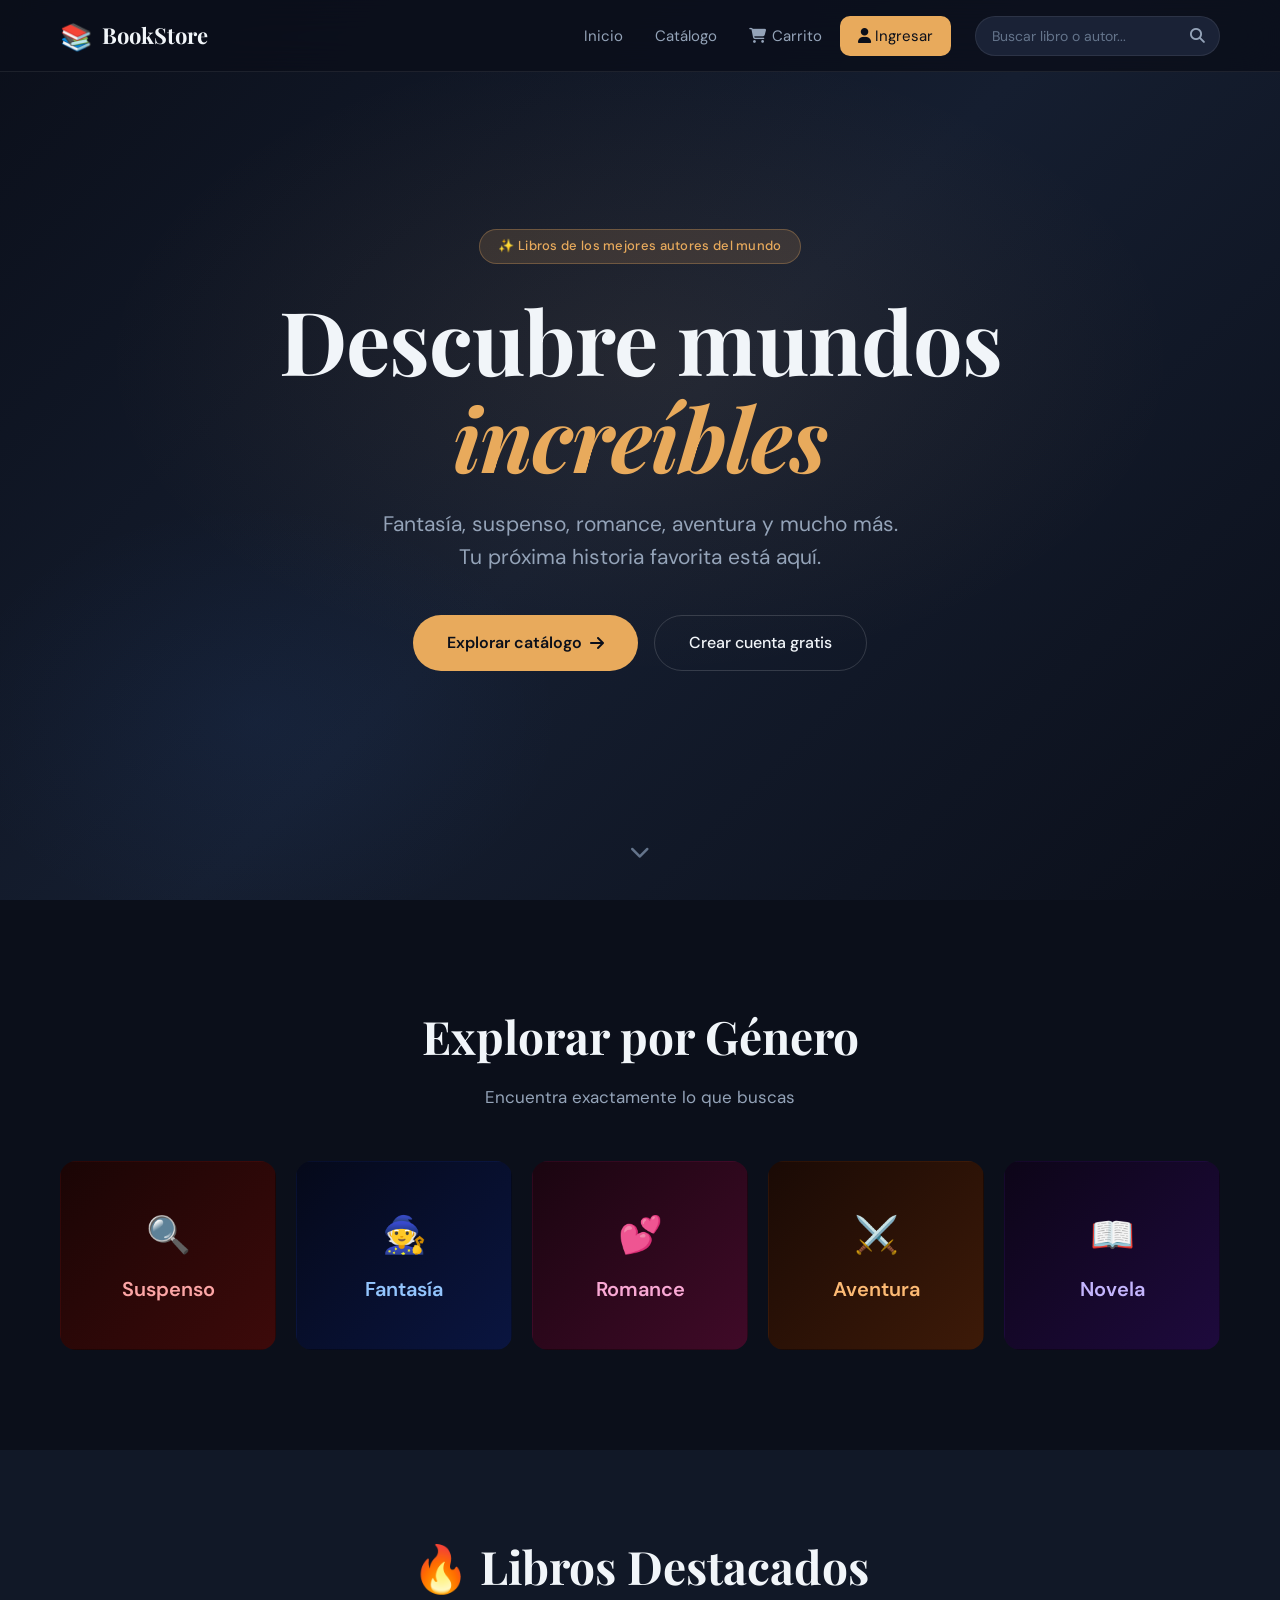
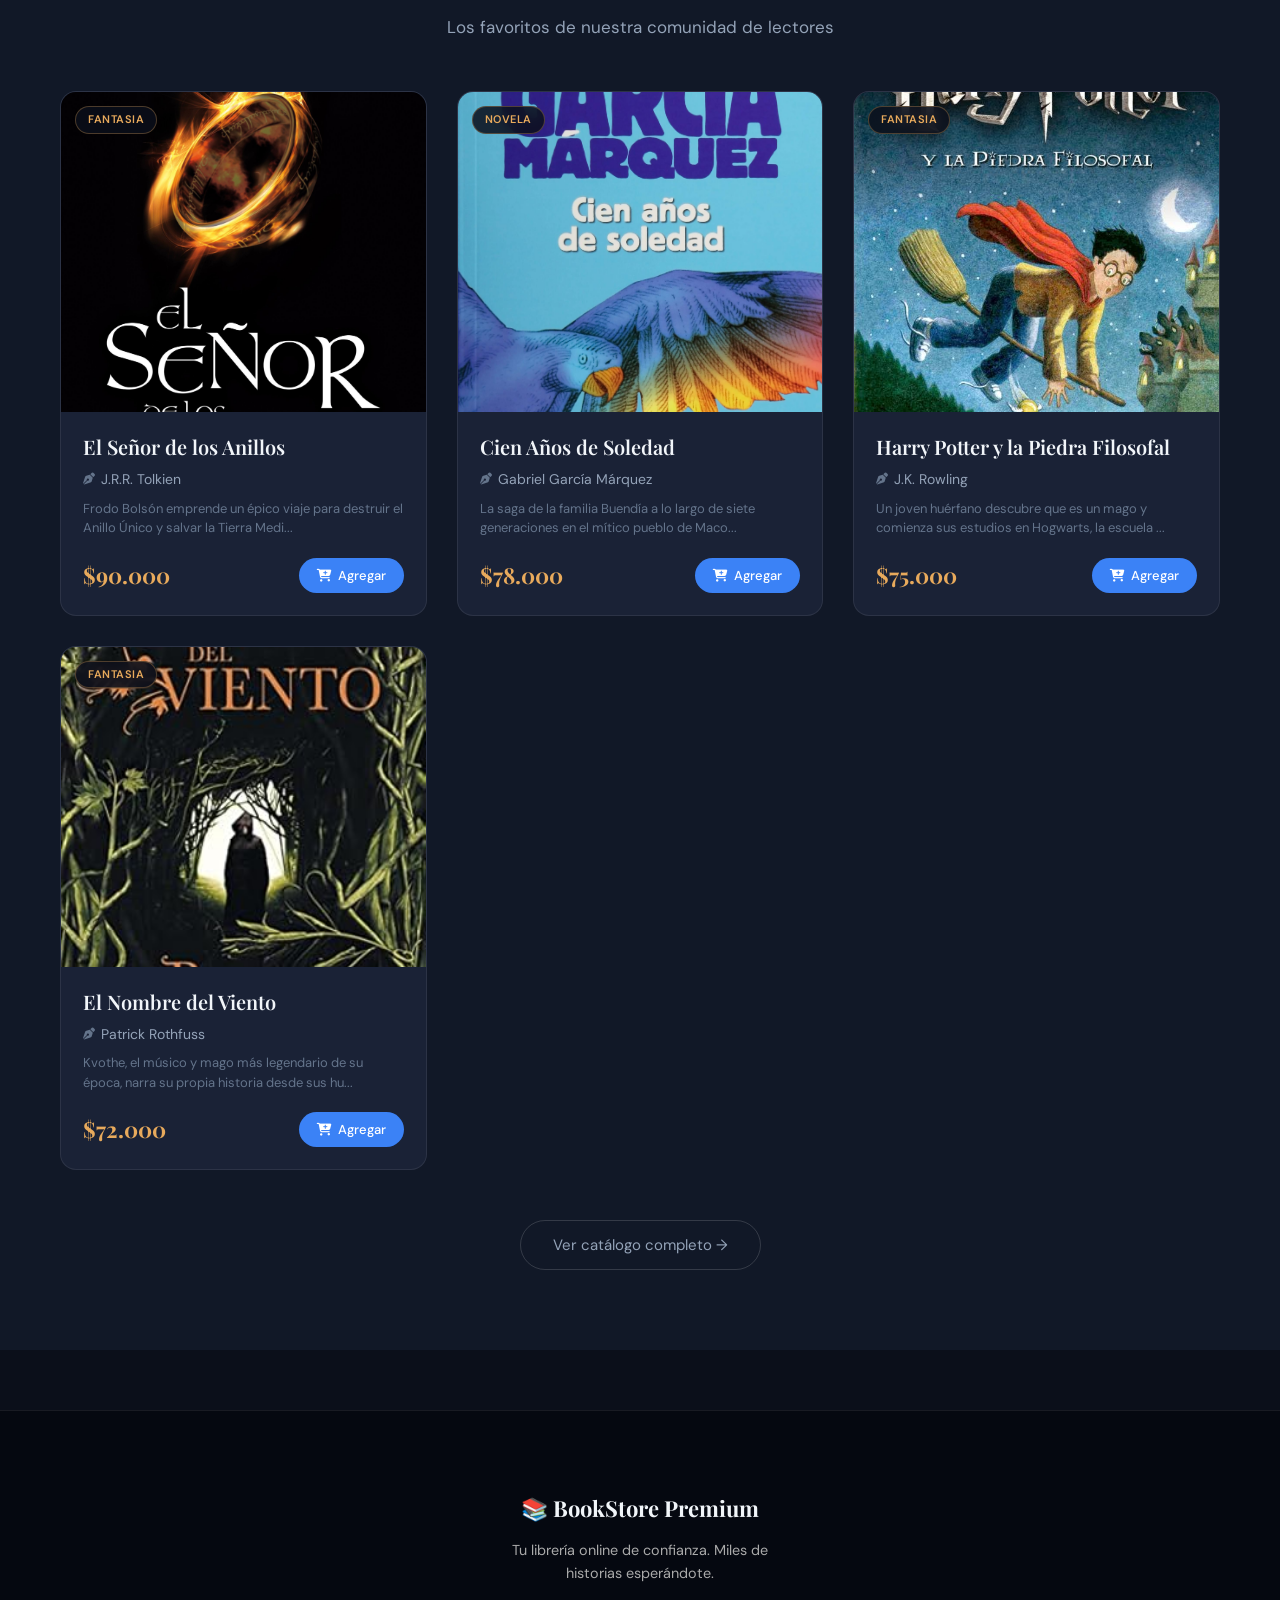
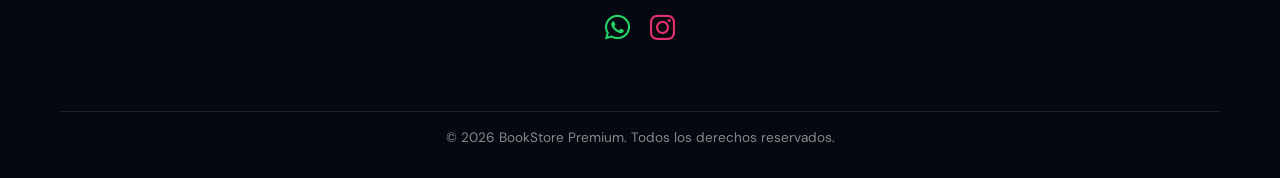
<file: index.html>
<!DOCTYPE html>
<html lang="es">
<head>
    <meta charset="UTF-8">
    <meta name="viewport" content="width=device-width, initial-scale=1.0">
    <title>BookStore Premium</title>
    <link rel="stylesheet" href="./assets/css/style.css">
    <link rel="preconnect" href="https://fonts.googleapis.com">
    <link rel="preconnect" href="https://fonts.gstatic.com" crossorigin>
    <link href="https://fonts.googleapis.com/css2?family=Playfair+Display:wght@400;600;700&family=DM+Sans:wght@300;400;500&display=swap" rel="stylesheet">
    <link rel="stylesheet" href="https://cdnjs.cloudflare.com/ajax/libs/font-awesome/6.5.1/css/all.min.css">
</head>
<body>

<header class="header" id="header">
    <div class="logo">
        <a href="./index.html">
            <span class="logo-icon">📚</span>
            <span class="logo-text">BookStore</span>
        </a>
    </div>

    <nav class="navbar">
        <a href="./index.html">Inicio</a>
        <a href="./pages/catalogo.html">Catálogo</a>
        <a href="./pages/carrito.html" class="nav-cart">
            <i class="fa-solid fa-cart-shopping"></i> Carrito
        </a>
        <a href="./pages/login.html" class="btn-nav-login">
            <i class="fa-solid fa-user"></i> Ingresar
        </a>
    </nav>

    <form action="./pages/catalogo.html" method="GET" class="search-box">
        <input type="text" name="buscar" placeholder="Buscar libro o autor..." autocomplete="off">
        <button type="submit"><i class="fa-solid fa-magnifying-glass"></i></button>
    </form>

    <button class="menu-toggle" id="menuToggle" aria-label="Menú">
        <i class="fa-solid fa-bars"></i>
    </button>
</header>

<main>
    <section class="hero">
        <div class="hero-overlay"></div>
        <div class="hero-content">
            <span class="hero-badge">✨ Libros de los mejores autores del mundo</span>
            <h1>Descubre mundos<br><em>increíbles</em></h1>
            <p>Fantasía, suspenso, romance, aventura y mucho más.<br>Tu próxima historia favorita está aquí.</p>
            <div class="hero-actions">
                <a href="./pages/catalogo.html" class="btn-hero">
                    Explorar catálogo <i class="fa-solid fa-arrow-right"></i>
                </a>
                <a href="./pages/registro.html" class="btn-hero-outline">Crear cuenta gratis</a>
            </div>
        </div>
        <div class="hero-scroll-hint">
            <i class="fa-solid fa-chevron-down"></i>
        </div>
    </section>

    <section class="genres">
        <div class="section-header">
            <h2>Explorar por Género</h2>
            <p>Encuentra exactamente lo que buscas</p>
        </div>
        <div class="genre-container">
            <a href="./pages/catalogo.html?g=Suspenso" class="genre suspense">
                <span class="genre-icon">🔍</span>
                <span class="genre-name">Suspenso</span>
            </a>
            <a href="./pages/catalogo.html?g=Fantasia" class="genre fantasy">
                <span class="genre-icon">🧙</span>
                <span class="genre-name">Fantasía</span>
            </a>
            <a href="./pages/catalogo.html?g=Romance" class="genre romance">
                <span class="genre-icon">💕</span>
                <span class="genre-name">Romance</span>
            </a>
            <a href="./pages/catalogo.html?g=Accion%20y%20Aventura" class="genre adventure">
                <span class="genre-icon">⚔️</span>
                <span class="genre-name">Aventura</span>
            </a>
            <a href="./pages/catalogo.html?g=Novela" class="genre novel">
                <span class="genre-icon">📖</span>
                <span class="genre-name">Novela</span>
            </a>
        </div>
    </section>

    <section class="featured">
        <div class="section-header">
            <h2>🔥 Libros Destacados</h2>
            <p>Los favoritos de nuestra comunidad de lectores</p>
        </div>

        <div class="books-grid" id="featured-grid">
            <!-- Renderizado dinámicamente -->
        </div>

        <div class="section-cta">
            <a href="./pages/catalogo.html" class="btn-outline">Ver catálogo completo →</a>
        </div>
    </section>
</main>

<footer class="footer">
    <div class="footer-content" style="display: flex; flex-direction: column; align-items: center; gap: 15px; padding: 20px 0;">
        <div class="footer-brand" style="text-align: center;">
            <span class="footer-logo">📚 BookStore Premium</span>
            <p style="margin-top: 5px; color: #aaa; font-size: 0.9rem;">Tu librería online de confianza. Miles de historias esperándote.</p>
        </div>

        <!-- Redes Sociales / Contacto -->
        <div class="social-links" style="display: flex; gap: 20px; align-items: center; justify-content: center; margin-top: 5px;">
            <a href="https://wa.me/" target="_blank" rel="noopener noreferrer" title="WhatsApp" style="color: #25D366; font-size: 1.8rem; transition: transform 0.2s;" onmouseover="this.style.transform='scale(1.2)'" onmouseout="this.style.transform='scale(1)'">
                <i class="fa-brands fa-whatsapp"></i>
            </a>
            <a href="https://instagram.com/" target="_blank" rel="noopener noreferrer" title="Instagram" style="color: #E1306C; font-size: 1.8rem; transition: transform 0.2s;" onmouseover="this.style.transform='scale(1.2)'" onmouseout="this.style.transform='scale(1)'">
                <i class="fa-brands fa-instagram"></i>
            </a>
        </div>
    </div>

    <div class="footer-bottom" style="text-align: center; border-top: 1px solid rgba(255,255,255,0.1); padding-top: 15px;">
        <p style="font-size: 0.85rem; color: #888;">&copy; 2026 BookStore Premium. Todos los derechos reservados.</p>
    </div>
</footer>

<script src="./assets/js/app.js"></script>
<script>
    document.addEventListener('DOMContentLoaded', () => {
        fetch('./assets/js/libros.json')
            .then(res => res.json())
            .then(libros => {
                const destacados = libros.sort((a, b) => b.precio - a.precio).slice(0, 4);
                const container = document.getElementById('featured-grid');
                if (container) {
                    container.innerHTML = destacados.map(libro => crearCardLibro(libro, './assets/img/')).join('');
                }
            });
    });
</script>
</body>
</html>
</file>
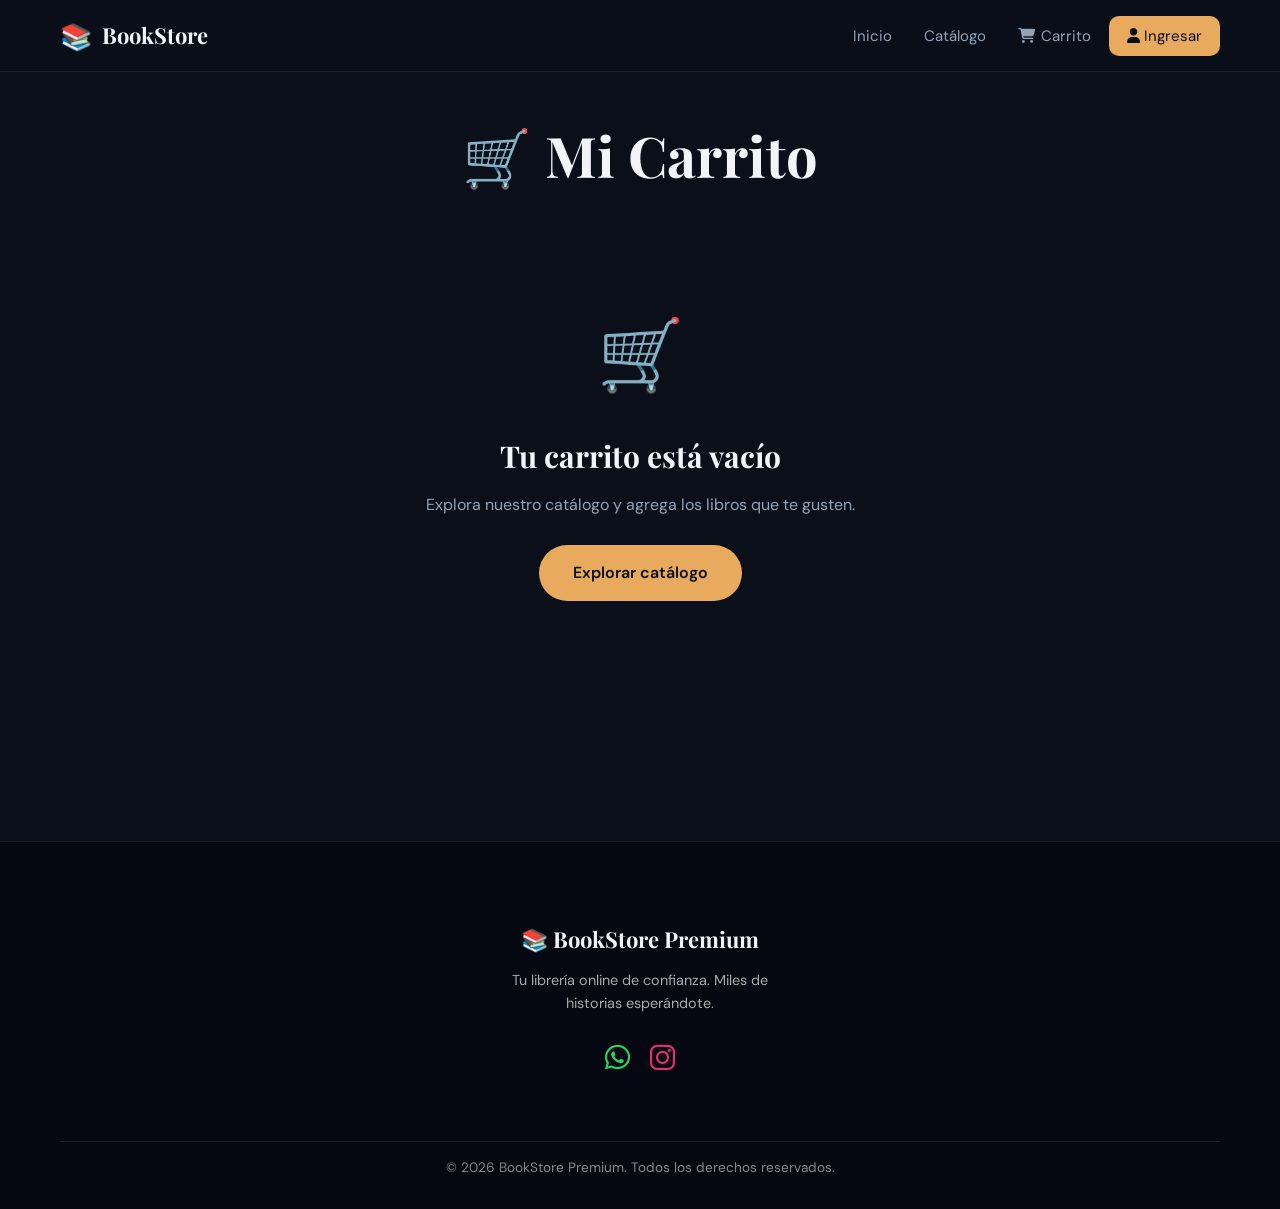
<file: pages/carrito.html>
<!DOCTYPE html>
<html lang="es">
<head>
    <meta charset="UTF-8">
    <meta name="viewport" content="width=device-width, initial-scale=1.0">
    <title>Mi Carrito - BookStore Premium</title>
    <link rel="stylesheet" href="../assets/css/style.css">
    <link rel="preconnect" href="https://fonts.googleapis.com">
    <link rel="preconnect" href="https://fonts.gstatic.com" crossorigin>
    <link href="https://fonts.googleapis.com/css2?family=Playfair+Display:wght@400;600;700&family=DM+Sans:wght@300;400;500&display=swap" rel="stylesheet">
    <link rel="stylesheet" href="https://cdnjs.cloudflare.com/ajax/libs/font-awesome/6.5.1/css/all.min.css">
</head>
<body>

<header class="header" id="header">
    <div class="logo">
        <a href="../index.html">
            <span class="logo-icon">📚</span>
            <span class="logo-text">BookStore</span>
        </a>
    </div>

    <nav class="navbar">
        <a href="../index.html">Inicio</a>
        <a href="./catalogo.html">Catálogo</a>
        <a href="./carrito.html" class="nav-cart">
            <i class="fa-solid fa-cart-shopping"></i> Carrito
        </a>
        <a href="./login.html" class="btn-nav-login">
            <i class="fa-solid fa-user"></i> Ingresar
        </a>
    </nav>
</header>

<main class="catalog-section">
    <h1 class="title">🛒 Mi Carrito</h1>
    <div id="cart-container"></div>
</main>

<footer class="footer">
    <div class="footer-content" style="display: flex; flex-direction: column; align-items: center; gap: 15px; padding: 20px 0;">
        <div class="footer-brand" style="text-align: center;">
            <span class="footer-logo">📚 BookStore Premium</span>
            <p style="margin-top: 5px; color: #aaa; font-size: 0.9rem;">Tu librería online de confianza. Miles de historias esperándote.</p>
        </div>

        <!-- Redes Sociales / Contacto -->
        <div class="social-links" style="display: flex; gap: 20px; align-items: center; justify-content: center; margin-top: 5px;">
            <a href="https://wa.me/" target="_blank" rel="noopener noreferrer" title="WhatsApp" style="color: #25D366; font-size: 1.8rem; transition: transform 0.2s;" onmouseover="this.style.transform='scale(1.2)'" onmouseout="this.style.transform='scale(1)'">
                <i class="fa-brands fa-whatsapp"></i>
            </a>
            <a href="https://instagram.com/" target="_blank" rel="noopener noreferrer" title="Instagram" style="color: #E1306C; font-size: 1.8rem; transition: transform 0.2s;" onmouseover="this.style.transform='scale(1.2)'" onmouseout="this.style.transform='scale(1)'">
                <i class="fa-brands fa-instagram"></i>
            </a>
        </div>
    </div>

    <div class="footer-bottom" style="text-align: center; border-top: 1px solid rgba(255,255,255,0.1); padding-top: 15px;">
        <p style="font-size: 0.85rem; color: #888;">&copy; 2026 BookStore Premium. Todos los derechos reservados.</p>
    </div>
</footer>

<script src="../assets/js/app.js"></script>
<script>
    document.addEventListener('DOMContentLoaded', renderizarCarrito);

    function renderizarCarrito() {
        const cartContainer = document.getElementById('cart-container');
        const carritoIds = JSON.parse(localStorage.getItem('carrito')) || [];

        if (carritoIds.length === 0) {
            cartContainer.innerHTML = `
                <div class="empty-state large">
                    <div class="empty-icon">🛒</div>
                    <h2>Tu carrito está vacío</h2>
                    <p>Explora nuestro catálogo y agrega los libros que te gusten.</p>
                    <a href="./catalogo.html" class="btn-hero">Explorar catálogo</a>
                </div>
            `;
            return;
        }

        fetch('../assets/js/libros.json')
            .then(res => res.json())
            .then(libros => {
                const conteo = {};
                carritoIds.forEach(id => conteo[id] = (conteo[id] || 0) + 1);

                const idsUnicos = [...new Set(carritoIds)];
                let total = 0;

                const items = idsUnicos.map(id => {
                    const libro = libros.find(l => l.id == id);
                    if (!libro) return null;
                    const cantidad = conteo[id];
                    const subtotal = libro.precio * cantidad;
                    total += subtotal;
                    return { ...libro, cantidad, subtotal };
                }).filter(Boolean);

                const fmt = (num) => new Intl.NumberFormat('es-CO').format(num);

                cartContainer.innerHTML = `
                    <div class="cart-layout">
                        <div class="cart-items">
                            ${items.map(item => `
                                <div class="cart-card">
                                    <img src="../assets/img/${item.imagen}" alt="${item.titulo}" onerror="this.src='../assets/img/placeholder.svg'">
                                    <div class="cart-info">
                                        <span class="genre-tag">${item.genero}</span>
                                        <h3>${item.titulo}</h3>
                                        <p>${item.autor}</p>
                                        <div class="cart-meta">
                                            <span class="price">$${fmt(item.precio)}</span>
                                            <span class="qty">× ${item.cantidad}</span>
                                            <span class="subtotal">= $${fmt(item.subtotal)}</span>
                                        </div>
                                    </div>
                                    <button class="btn-remove" title="Eliminar" onclick="eliminarDelCarrito(${item.id})">
                                        <i class="fa-solid fa-trash"></i>
                                    </button>
                                </div>
                            `).join('')}
                        </div>

                        <div class="cart-summary">
                            <h3>Resumen del pedido</h3>
                            <div class="summary-row">
                                <span>Subtotal (${items.length} títulos)</span>
                                <span>$${fmt(total)}</span>
                            </div>
                            <div class="summary-row">
                                <span>Envío digital</span>
                                <span class="free">Gratis</span>
                            </div>
                            <div class="summary-total">
                                <strong>Total</strong>
                                <strong>$${fmt(total)}</strong>
                            </div>
                            <button class="btn-checkout" onclick="finalizarCompra()">
                                <i class="fa-solid fa-lock"></i> Finalizar compra
                            </button>
                            <a href="./catalogo.html" class="btn-outline" style="display:block;text-align:center;margin-top:12px;">← Seguir comprando</a>
                            <button class="btn-clear" onclick="vaciarCarrito()">Vaciar carrito</button>
                        </div>
                    </div>
                `;
            });
    }

    function eliminarDelCarrito(id) {
        let carrito = JSON.parse(localStorage.getItem('carrito')) || [];
        carrito = carrito.filter(itemId => itemId != id);
        localStorage.setItem('carrito', JSON.stringify(carrito));
        renderizarCarrito();
    }

    function vaciarCarrito() {
        if (confirm('¿Deseas vaciar el carrito?')) {
            localStorage.removeItem('carrito');
            renderizarCarrito();
        }
    }

    function finalizarCompra() {
        alert('¡Gracias por tu compra simulada!');
        localStorage.removeItem('carrito');
        renderizarCarrito();
    }
</script>
</body>
</html>
</file>
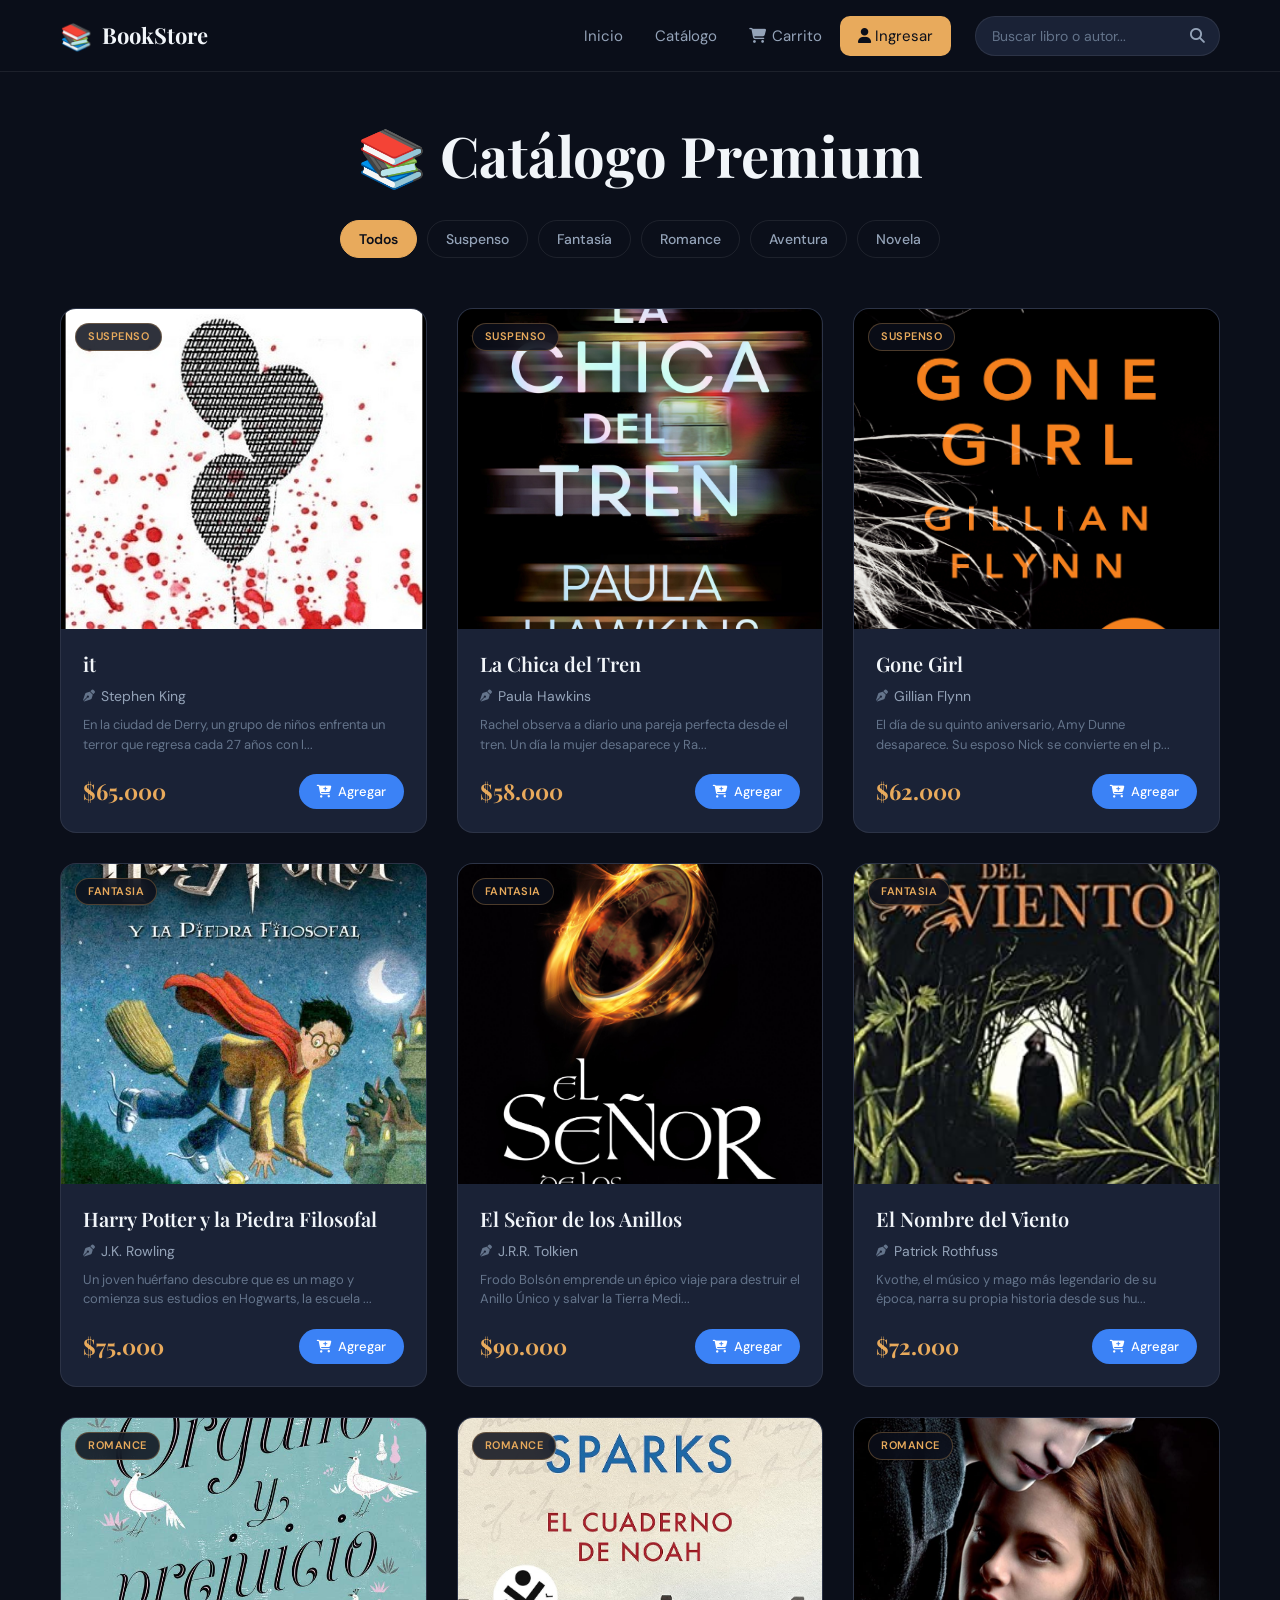
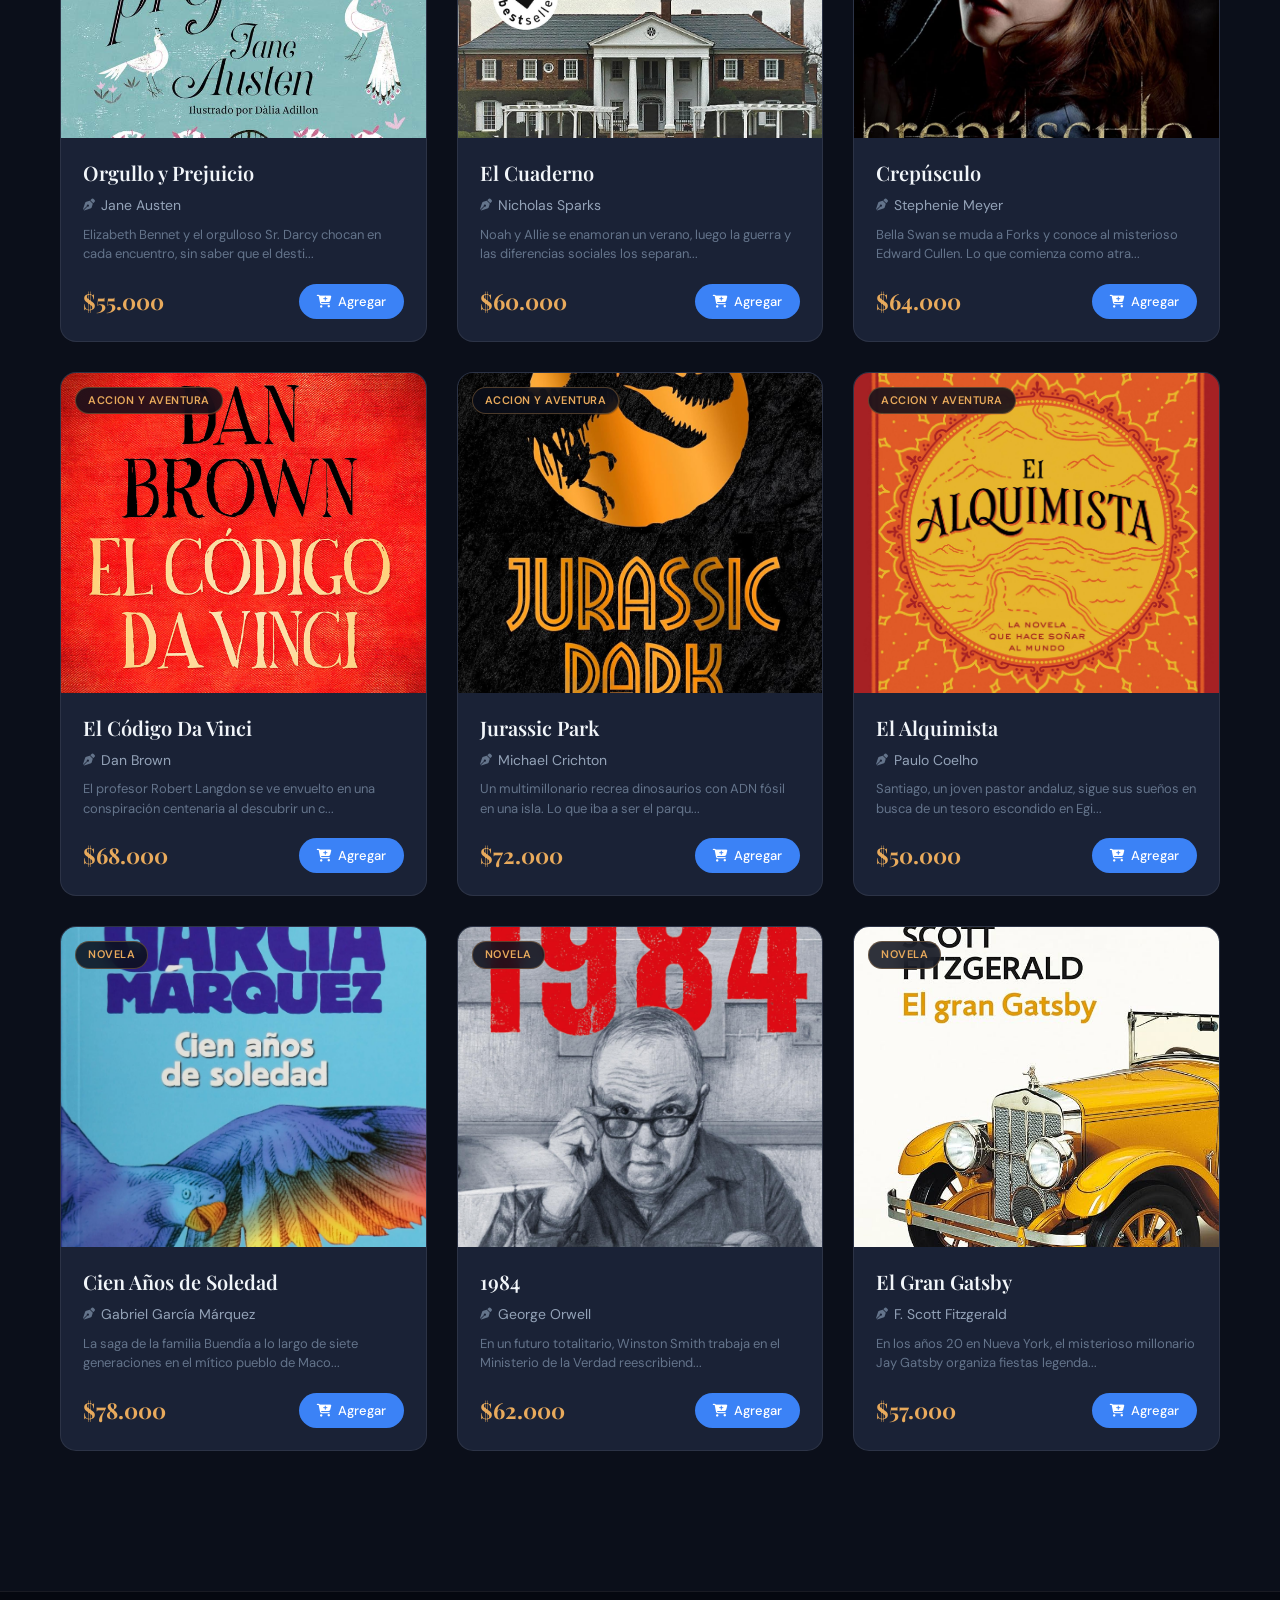
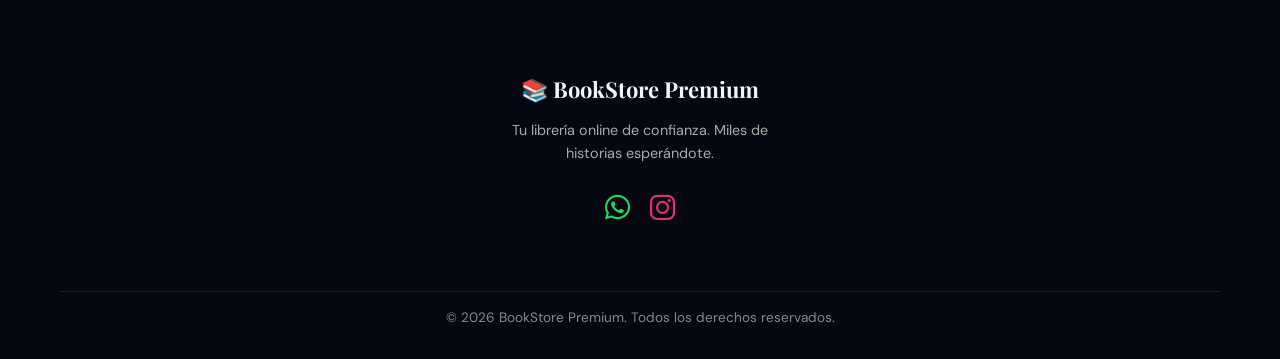
<file: pages/catalogo.html>
<!DOCTYPE html>
<html lang="es">
<head>
    <meta charset="UTF-8">
    <meta name="viewport" content="width=device-width, initial-scale=1.0">
    <title>Catálogo - BookStore Premium</title>
    <link rel="stylesheet" href="../assets/css/style.css">
    <link rel="preconnect" href="https://fonts.googleapis.com">
    <link rel="preconnect" href="https://fonts.gstatic.com" crossorigin>
    <link href="https://fonts.googleapis.com/css2?family=Playfair+Display:wght@400;600;700&family=DM+Sans:wght@300;400;500&display=swap" rel="stylesheet">
    <link rel="stylesheet" href="https://cdnjs.cloudflare.com/ajax/libs/font-awesome/6.5.1/css/all.min.css">
</head>
<body>

<header class="header" id="header">
    <div class="logo">
        <a href="../index.html">
            <span class="logo-icon">📚</span>
            <span class="logo-text">BookStore</span>
        </a>
    </div>

    <nav class="navbar">
        <a href="../index.html">Inicio</a>
        <a href="./catalogo.html">Catálogo</a>
        <a href="./carrito.html" class="nav-cart">
            <i class="fa-solid fa-cart-shopping"></i> Carrito
        </a>
        <a href="./login.html" class="btn-nav-login">
            <i class="fa-solid fa-user"></i> Ingresar
        </a>
    </nav>

    <form action="./catalogo.html" method="GET" class="search-box">
        <input type="text" name="buscar" placeholder="Buscar libro o autor..." autocomplete="off">
        <button type="submit"><i class="fa-solid fa-magnifying-glass"></i></button>
    </form>

    <button class="menu-toggle" id="menuToggle" aria-label="Menú">
        <i class="fa-solid fa-bars"></i>
    </button>
</header>

<main class="catalog-section">
    <div class="catalog-header">
        <h1 class="title" id="catalog-title">📚 Catálogo Premium</h1>

        <div class="filter-bar">
            <a href="./catalogo.html" class="filter-btn" id="filter-todos">Todos</a>
            <a href="./catalogo.html?g=Suspenso" class="filter-btn" id="filter-Suspenso">Suspenso</a>
            <a href="./catalogo.html?g=Fantasia" class="filter-btn" id="filter-Fantasia">Fantasía</a>
            <a href="./catalogo.html?g=Romance" class="filter-btn" id="filter-Romance">Romance</a>
            <a href="./catalogo.html?g=Accion%20y%20Aventura" class="filter-btn" id="filter-Accion y Aventura">Aventura</a>
            <a href="./catalogo.html?g=Novela" class="filter-btn" id="filter-Novela">Novela</a>
        </div>
    </div>

    <div class="books-grid" id="catalog-grid"></div>
</main>

<footer class="footer">
    <div class="footer-content" style="display: flex; flex-direction: column; align-items: center; gap: 15px; padding: 20px 0;">
        <div class="footer-brand" style="text-align: center;">
            <span class="footer-logo">📚 BookStore Premium</span>
            <p style="margin-top: 5px; color: #aaa; font-size: 0.9rem;">Tu librería online de confianza. Miles de historias esperándote.</p>
        </div>

        <!-- Redes Sociales / Contacto -->
        <div class="social-links" style="display: flex; gap: 20px; align-items: center; justify-content: center; margin-top: 5px;">
            <a href="https://wa.me/" target="_blank" rel="noopener noreferrer" title="WhatsApp" style="color: #25D366; font-size: 1.8rem; transition: transform 0.2s;" onmouseover="this.style.transform='scale(1.2)'" onmouseout="this.style.transform='scale(1)'">
                <i class="fa-brands fa-whatsapp"></i>
            </a>
            <a href="https://instagram.com/" target="_blank" rel="noopener noreferrer" title="Instagram" style="color: #E1306C; font-size: 1.8rem; transition: transform 0.2s;" onmouseover="this.style.transform='scale(1.2)'" onmouseout="this.style.transform='scale(1)'">
                <i class="fa-brands fa-instagram"></i>
            </a>
        </div>
    </div>

    <div class="footer-bottom" style="text-align: center; border-top: 1px solid rgba(255,255,255,0.1); padding-top: 15px;">
        <p style="font-size: 0.85rem; color: #888;">&copy; 2026 BookStore Premium. Todos los derechos reservados.</p>
    </div>
</footer>

<script src="../assets/js/app.js"></script>
<script>
    document.addEventListener('DOMContentLoaded', () => {
        const urlParams = new URLSearchParams(window.location.search);
        const generoFiltro = urlParams.get('g');
        const busquedaFiltro = urlParams.get('buscar');

        const titleEl = document.getElementById('catalog-title');
        
        if (generoFiltro) {
            titleEl.textContent = `📂 ${generoFiltro}`;
            const btnActivo = document.getElementById(`filter-${generoFiltro}`);
            if (btnActivo) btnActivo.classList.add('active');
        } else if (busquedaFiltro) {
            titleEl.textContent = `🔍 Resultados para: "${busquedaFiltro}"`;
        } else {
            const btnTodos = document.getElementById('filter-todos');
            if (btnTodos) btnTodos.classList.add('active');
        }

        fetch('../assets/js/libros.json')
            .then(res => res.json())
            .then(libros => {
                let resultados = libros;

                if (generoFiltro) {
                    resultados = libros.filter(l => l.genero.toLowerCase() === generoFiltro.toLowerCase());
                } else if (busquedaFiltro) {
                    const q = busquedaFiltro.toLowerCase();
                    resultados = libros.filter(l => 
                        l.titulo.toLowerCase().includes(q) || 
                        l.autor.toLowerCase().includes(q)
                    );
                }

                const container = document.getElementById('catalog-grid');
                if (resultados.length > 0) {
                    container.innerHTML = resultados.map(libro => crearCardLibro(libro, '../assets/img/')).join('');
                } else {
                    container.innerHTML = `
                        <div class="empty-state">
                            <p>😕 No se encontraron libros.</p>
                            <a href="./catalogo.html" class="btn-outline">Ver todos los libros</a>
                        </div>
                    `;
                }
            });
    });
</script>
</body>
</html>
</file>
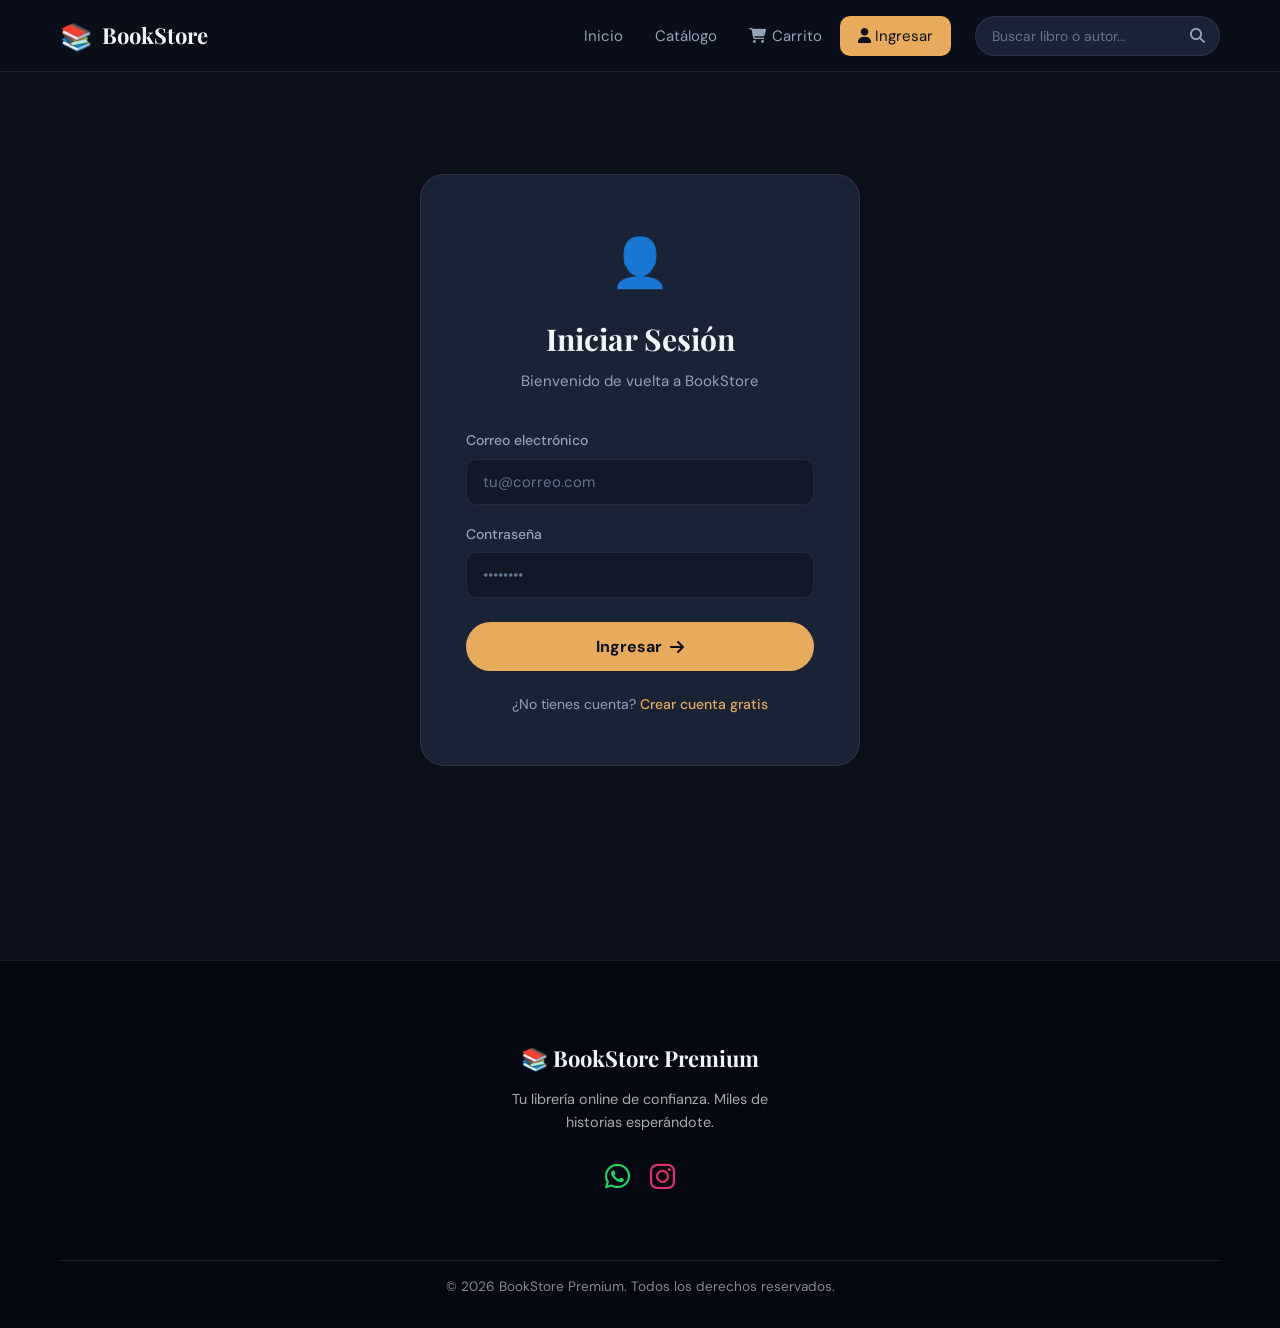
<file: pages/login.html>
<!DOCTYPE html>
<html lang="es">
<head>
    <meta charset="UTF-8">
    <meta name="viewport" content="width=device-width, initial-scale=1.0">
    <title>Iniciar Sesión - BookStore Premium</title>
    <link rel="stylesheet" href="../assets/css/style.css">
    <link rel="preconnect" href="https://fonts.googleapis.com">
    <link rel="preconnect" href="https://fonts.gstatic.com" crossorigin>
    <link href="https://fonts.googleapis.com/css2?family=Playfair+Display:wght@400;600;700&family=DM+Sans:wght@300;400;500&display=swap" rel="stylesheet">
    <link rel="stylesheet" href="https://cdnjs.cloudflare.com/ajax/libs/font-awesome/6.5.1/css/all.min.css">
</head>
<body>

<header class="header" id="header">
    <div class="logo">
        <a href="../index.html">
            <span class="logo-icon">📚</span>
            <span class="logo-text">BookStore</span>
        </a>
    </div>

    <nav class="navbar">
        <a href="../index.html">Inicio</a>
        <a href="./catalogo.html">Catálogo</a>
        <a href="./carrito.html" class="nav-cart">
            <i class="fa-solid fa-cart-shopping"></i> Carrito
        </a>
        <a href="./login.html" class="btn-nav-login">
            <i class="fa-solid fa-user"></i> Ingresar
        </a>
    </nav>

    <form action="./catalogo.html" method="GET" class="search-box">
        <input type="text" name="buscar" placeholder="Buscar libro o autor..." autocomplete="off">
        <button type="submit">
            <i class="fa-solid fa-magnifying-glass"></i>
        </button>
    </form>

    <button class="menu-toggle" id="menuToggle" aria-label="Menú">
        <i class="fa-solid fa-bars"></i>
    </button>
</header>

<main>
    <section class="auth-section">
        <div class="auth-card">
            <div class="auth-header">
                <span class="auth-icon">👤</span>
                <h2>Iniciar Sesión</h2>
                <p>Bienvenido de vuelta a BookStore</p>
            </div>

            <form class="auth-form" onsubmit="event.preventDefault(); alert('¡Inicio de sesión exitoso!'); window.location.href='../index.html';">
                <div class="form-group">
                    <label for="correo">Correo electrónico</label>
                    <input type="email" id="correo" name="correo" placeholder="tu@correo.com" required>
                </div>
                <div class="form-group">
                    <label for="password">Contraseña</label>
                    <input type="password" id="password" name="password" placeholder="••••••••" required>
                </div>
                <button type="submit" class="btn-auth">
                    Ingresar <i class="fa-solid fa-arrow-right"></i>
                </button>
            </form>

            <p class="auth-link">
                ¿No tienes cuenta? <a href="./registro.html">Crear cuenta gratis</a>
            </p>
        </div>
    </section>
</main>

<footer class="footer">
    <div class="footer-content" style="display: flex; flex-direction: column; align-items: center; gap: 15px; padding: 20px 0;">
        <div class="footer-brand" style="text-align: center;">
            <span class="footer-logo">📚 BookStore Premium</span>
            <p style="margin-top: 5px; color: #aaa; font-size: 0.9rem;">Tu librería online de confianza. Miles de historias esperándote.</p>
        </div>

        <!-- Redes Sociales / Contacto -->
        <div class="social-links" style="display: flex; gap: 20px; align-items: center; justify-content: center; margin-top: 5px;">
            <a href="https://wa.me/" target="_blank" rel="noopener noreferrer" title="WhatsApp" style="color: #25D366; font-size: 1.8rem; transition: transform 0.2s;" onmouseover="this.style.transform='scale(1.2)'" onmouseout="this.style.transform='scale(1)'">
                <i class="fa-brands fa-whatsapp"></i>
            </a>
            <a href="https://instagram.com/" target="_blank" rel="noopener noreferrer" title="Instagram" style="color: #E1306C; font-size: 1.8rem; transition: transform 0.2s;" onmouseover="this.style.transform='scale(1.2)'" onmouseout="this.style.transform='scale(1)'">
                <i class="fa-brands fa-instagram"></i>
            </a>
        </div>
    </div>

    <div class="footer-bottom" style="text-align: center; border-top: 1px solid rgba(255,255,255,0.1); padding-top: 15px;">
        <p style="font-size: 0.85rem; color: #888;">&copy; 2026 BookStore Premium. Todos los derechos reservados.</p>
    </div>
</footer>

<script src="../assets/js/app.js"></script>
</body>
</html>
</file>
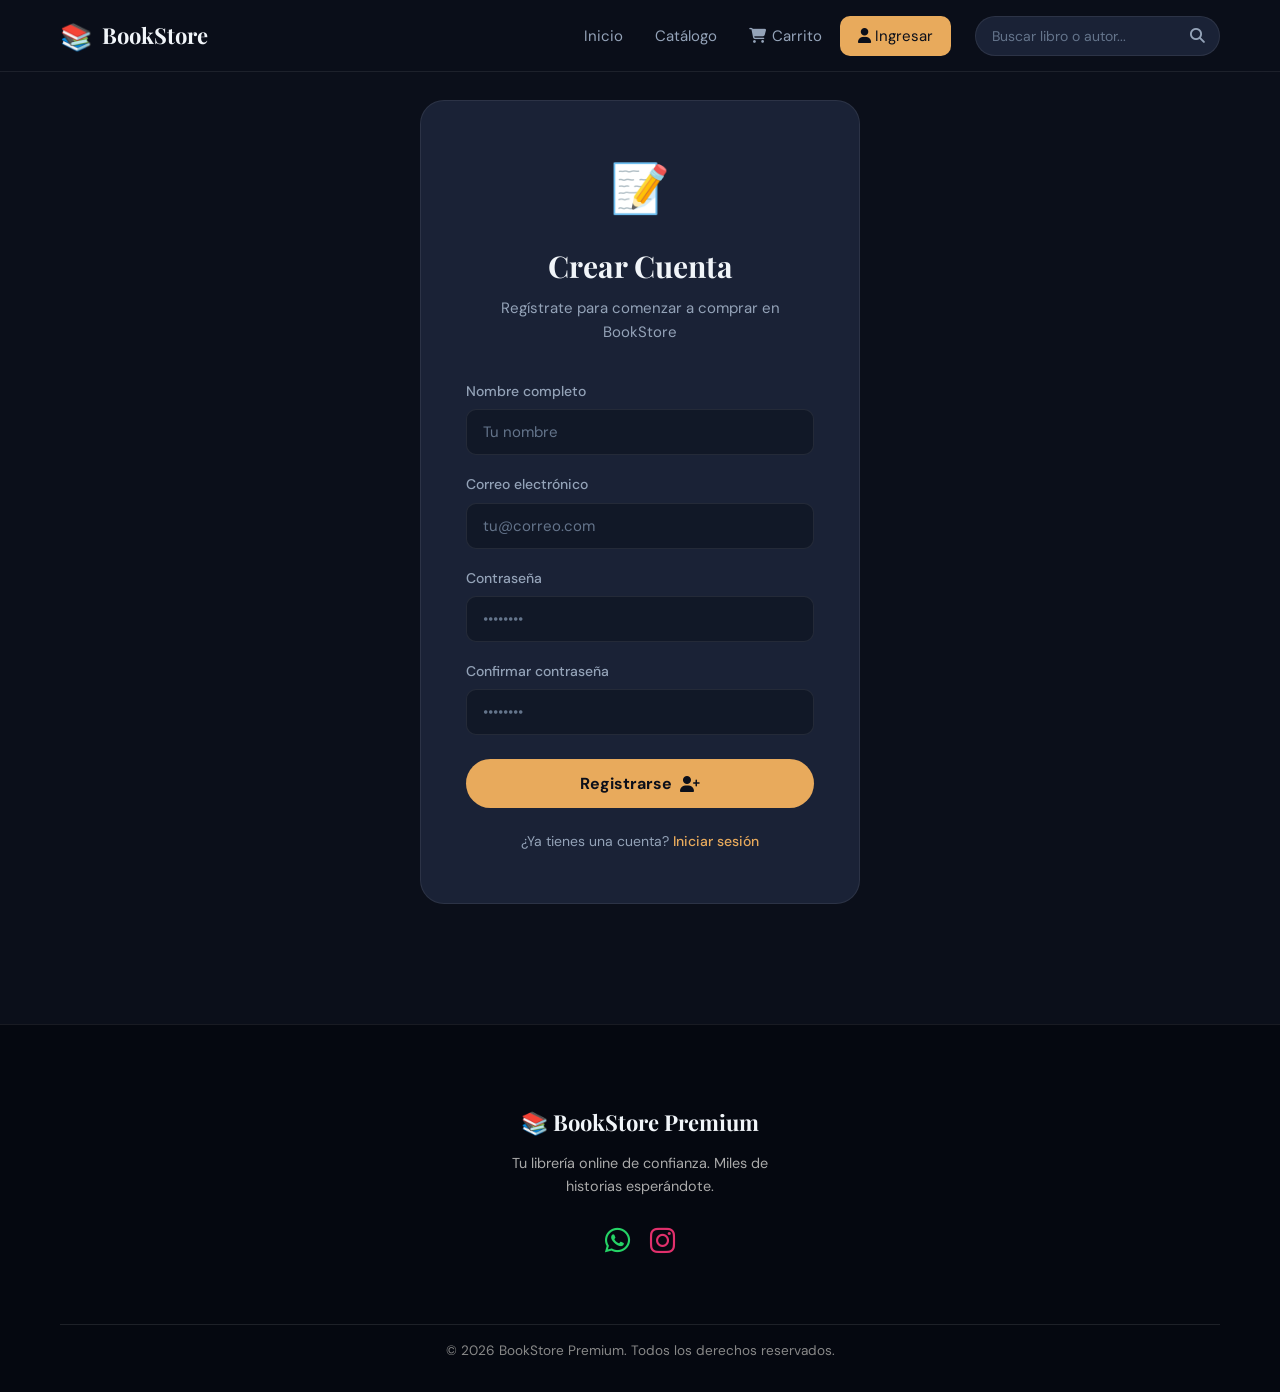
<file: pages/registro.html>
<!DOCTYPE html>
<html lang="es">
<head>
    <meta charset="UTF-8">
    <meta name="viewport" content="width=device-width, initial-scale=1.0">
    <title>Crear Cuenta - BookStore Premium</title>
    <link rel="stylesheet" href="../assets/css/style.css">
    <link rel="preconnect" href="https://fonts.googleapis.com">
    <link rel="preconnect" href="https://fonts.gstatic.com" crossorigin>
    <link href="https://fonts.googleapis.com/css2?family=Playfair+Display:wght@400;600;700&family=DM+Sans:wght@300;400;500&display=swap" rel="stylesheet">
    <link rel="stylesheet" href="https://cdnjs.cloudflare.com/ajax/libs/font-awesome/6.5.1/css/all.min.css">
</head>
<body>

<header class="header" id="header">
    <div class="logo">
        <a href="../index.html">
            <span class="logo-icon">📚</span>
            <span class="logo-text">BookStore</span>
        </a>
    </div>

    <nav class="navbar">
        <a href="../index.html">Inicio</a>
        <a href="./catalogo.html">Catálogo</a>
        <a href="./carrito.html" class="nav-cart">
            <i class="fa-solid fa-cart-shopping"></i> Carrito
        </a>
        <a href="./login.html" class="btn-nav-login">
            <i class="fa-solid fa-user"></i> Ingresar
        </a>
    </nav>

    <form action="./catalogo.html" method="GET" class="search-box">
        <input type="text" name="buscar" placeholder="Buscar libro o autor..." autocomplete="off">
        <button type="submit">
            <i class="fa-solid fa-magnifying-glass"></i>
        </button>
    </form>

    <button class="menu-toggle" id="menuToggle" aria-label="Menú">
        <i class="fa-solid fa-bars"></i>
    </button>
</header>

<main>
    <section class="auth-section">
        <div class="auth-card">
            <div class="auth-header">
                <span class="auth-icon">📝</span>
                <h2>Crear Cuenta</h2>
                <p>Regístrate para comenzar a comprar en BookStore</p>
            </div>

            <form class="auth-form" onsubmit="event.preventDefault(); alert('¡Cuenta creada con éxito! Ahora puedes iniciar sesión.'); window.location.href='./login.html';">
                <div class="form-group">
                    <label for="nombre">Nombre completo</label>
                    <input type="text" id="nombre" name="nombre" placeholder="Tu nombre" required>
                </div>
                <div class="form-group">
                    <label for="correo">Correo electrónico</label>
                    <input type="email" id="correo" name="correo" placeholder="tu@correo.com" required>
                </div>
                <div class="form-group">
                    <label for="password">Contraseña</label>
                    <input type="password" id="password" name="password" placeholder="••••••••" required>
                </div>
                <div class="form-group">
                    <label for="confirm_password">Confirmar contraseña</label>
                    <input type="password" id="confirm_password" name="confirm_password" placeholder="••••••••" required>
                </div>
                <button type="submit" class="btn-auth">
                    Registrarse <i class="fa-solid fa-user-plus"></i>
                </button>
            </form>

            <p class="auth-link">
                ¿Ya tienes una cuenta? <a href="./login.html">Iniciar sesión</a>
            </p>
        </div>
    </section>
</main>

<footer class="footer">
    <div class="footer-content" style="display: flex; flex-direction: column; align-items: center; gap: 15px; padding: 20px 0;">
        <div class="footer-brand" style="text-align: center;">
            <span class="footer-logo">📚 BookStore Premium</span>
            <p style="margin-top: 5px; color: #aaa; font-size: 0.9rem;">Tu librería online de confianza. Miles de historias esperándote.</p>
        </div>

        <!-- Redes Sociales / Contacto -->
        <div class="social-links" style="display: flex; gap: 20px; align-items: center; justify-content: center; margin-top: 5px;">
            <a href="https://wa.me/" target="_blank" rel="noopener noreferrer" title="WhatsApp" style="color: #25D366; font-size: 1.8rem; transition: transform 0.2s;" onmouseover="this.style.transform='scale(1.2)'" onmouseout="this.style.transform='scale(1)'">
                <i class="fa-brands fa-whatsapp"></i>
            </a>
            <a href="https://instagram.com/" target="_blank" rel="noopener noreferrer" title="Instagram" style="color: #E1306C; font-size: 1.8rem; transition: transform 0.2s;" onmouseover="this.style.transform='scale(1.2)'" onmouseout="this.style.transform='scale(1)'">
                <i class="fa-brands fa-instagram"></i>
            </a>
        </div>
    </div>

    <div class="footer-bottom" style="text-align: center; border-top: 1px solid rgba(255,255,255,0.1); padding-top: 15px;">
        <p style="font-size: 0.85rem; color: #888;">&copy; 2026 BookStore Premium. Todos los derechos reservados.</p>
    </div>
</footer>

<script src="../assets/js/app.js"></script>
</body>
</html>
</file>
<file: assets/css/style.css>
/* ===========================
   RESET & BASE
=========================== */
*, *::before, *::after {
    margin: 0;
    padding: 0;
    box-sizing: border-box;
}

:root {
    --bg-primary: #0b0f1a;
    --bg-secondary: #111827;
    --bg-card: #1a2236;
    --bg-card-hover: #1e2a40;
    --accent: #e8aa5c;
    --accent-hover: #f0c07a;
    --accent-dim: rgba(232,170,92,0.15);
    --blue: #3b82f6;
    --blue-hover: #60a5fa;
    --text-primary: #f1f5f9;
    --text-secondary: #94a3b8;
    --text-muted: #64748b;
    --border: rgba(255,255,255,0.08);
    --border-hover: rgba(255,255,255,0.15);
    --red: #ef4444;
    --green: #22c55e;
    --font-display: 'Playfair Display', Georgia, serif;
    --font-body: 'DM Sans', Arial, sans-serif;
    --radius: 16px;
    --radius-sm: 10px;
    --shadow: 0 4px 24px rgba(0,0,0,0.4);
    --shadow-lg: 0 12px 40px rgba(0,0,0,0.5);
    --transition: 0.3s cubic-bezier(0.4, 0, 0.2, 1);
}

html {
    scroll-behavior: smooth;
}

body {
    background: var(--bg-primary);
    color: var(--text-primary);
    font-family: var(--font-body);
    font-size: 16px;
    line-height: 1.6;
    min-height: 100vh;
}

a { text-decoration: none; color: inherit; }
img { display: block; max-width: 100%; }
button { font-family: var(--font-body); cursor: pointer; }

/* ===========================
   HEADER
=========================== */
.header {
    position: fixed;
    top: 0;
    width: 100%;
    z-index: 1000;
    display: flex;
    align-items: center;
    gap: 24px;
    padding: 0 60px;
    height: 72px;
    background: rgba(11,15,26,0.85);
    backdrop-filter: blur(20px);
    border-bottom: 1px solid var(--border);
    transition: background var(--transition);
}

.header.scrolled {
    background: rgba(11,15,26,0.97);
}

.logo a {
    display: flex;
    align-items: center;
    gap: 10px;
    font-family: var(--font-display);
    font-size: 22px;
    font-weight: 700;
    color: var(--text-primary);
    white-space: nowrap;
}

.logo-icon { font-size: 26px; }

.navbar {
    display: flex;
    align-items: center;
    gap: 4px;
    margin-left: auto;
}

.navbar a {
    color: var(--text-secondary);
    font-size: 15px;
    font-weight: 400;
    padding: 8px 14px;
    border-radius: var(--radius-sm);
    transition: all var(--transition);
    white-space: nowrap;
    position: relative;
}

.navbar a:hover {
    color: var(--text-primary);
    background: var(--border);
}

.nav-cart {
    display: flex;
    align-items: center;
    gap: 6px;
    position: relative;
}

.cart-badge {
    position: absolute;
    top: 2px;
    right: 4px;
    background: var(--accent);
    color: #0b0f1a;
    font-size: 10px;
    font-weight: 700;
    width: 18px;
    height: 18px;
    border-radius: 50%;
    display: flex;
    align-items: center;
    justify-content: center;
}

.btn-nav-login {
    background: var(--accent) !important;
    color: #0b0f1a !important;
    font-weight: 500;
    padding: 8px 18px !important;
    border-radius: var(--radius-sm) !important;
}

.btn-nav-login:hover {
    background: var(--accent-hover) !important;
}

.user-menu {
    display: flex;
    align-items: center;
    gap: 10px;
}

.user-name {
    display: flex;
    align-items: center;
    gap: 6px;
    color: var(--accent);
    font-size: 14px;
    font-weight: 500;
}

.btn-logout-nav {
    color: #fca5a5 !important;
    font-size: 14px;
    padding: 7px 14px !important;
    border-radius: var(--radius-sm) !important;
    border: 1px solid rgba(239,68,68,0.3) !important;
    transition: all var(--transition);
}

.btn-logout-nav:hover {
    background: rgba(239,68,68,0.15) !important;
    border-color: var(--red) !important;
    color: white !important;
}

.btn-logout {
    font-size: 13px;
    color: var(--text-muted) !important;
    padding: 5px 10px !important;
    border: 1px solid var(--border) !important;
    border-radius: 8px !important;
}

.btn-logout:hover {
    color: var(--red) !important;
    border-color: var(--red) !important;
    background: rgba(239,68,68,0.1) !important;
}

/* SEARCH */
.search-box {
    display: flex;
    align-items: center;
    background: var(--bg-card);
    border: 1px solid var(--border);
    border-radius: 30px;
    overflow: hidden;
    transition: border-color var(--transition);
    flex-shrink: 0;
}

.search-box:focus-within {
    border-color: var(--accent);
}

.search-box input {
    background: transparent;
    border: none;
    padding: 9px 16px;
    color: var(--text-primary);
    font-family: var(--font-body);
    font-size: 14px;
    width: 200px;
    outline: none;
}

.search-box input::placeholder {
    color: var(--text-muted);
}

.search-box button {
    background: transparent;
    border: none;
    padding: 9px 14px;
    color: var(--text-secondary);
    font-size: 15px;
    transition: color var(--transition);
}

.search-box button:hover {
    color: var(--accent);
}

/* HAMBURGER */
.menu-toggle {
    display: none;
    background: none;
    border: 1px solid var(--border);
    color: var(--text-primary);
    padding: 8px 12px;
    border-radius: 8px;
    font-size: 18px;
    margin-left: auto;
}

/* ===========================
   HERO
=========================== */
.hero {
    height: 100vh;
    min-height: 600px;
    position: relative;
    display: flex;
    align-items: center;
    justify-content: center;
    text-align: center;
    padding: 0 20px;
    background: linear-gradient(135deg, #0b0f1a 0%, #151e30 50%, #0b0f1a 100%);
    overflow: hidden;
}

.hero::before {
    content: '';
    position: absolute;
    inset: 0;
    background:
        radial-gradient(ellipse 60% 50% at 50% 40%, rgba(232,170,92,0.08) 0%, transparent 70%),
        radial-gradient(ellipse 40% 40% at 20% 80%, rgba(59,130,246,0.06) 0%, transparent 60%);
}

.hero-content {
    position: relative;
    z-index: 1;
    max-width: 800px;
}

.hero-badge {
    display: inline-block;
    background: var(--accent-dim);
    border: 1px solid rgba(232,170,92,0.3);
    color: var(--accent);
    font-size: 13px;
    font-weight: 500;
    padding: 6px 18px;
    border-radius: 30px;
    margin-bottom: 28px;
    letter-spacing: 0.3px;
}

.hero-content h1 {
    font-family: var(--font-display);
    font-size: clamp(50px, 7vw, 88px);
    font-weight: 700;
    line-height: 1.1;
    margin-bottom: 22px;
    letter-spacing: -1px;
}

.hero-content h1 em {
    font-style: italic;
    color: var(--accent);
}

.hero-content p {
    font-size: clamp(17px, 2vw, 21px);
    color: var(--text-secondary);
    margin-bottom: 40px;
    line-height: 1.6;
}

.hero-actions {
    display: flex;
    gap: 16px;
    justify-content: center;
    flex-wrap: wrap;
}

.btn-hero {
    display: inline-flex;
    align-items: center;
    gap: 8px;
    background: var(--accent);
    color: #0b0f1a;
    font-weight: 600;
    font-size: 16px;
    padding: 15px 34px;
    border-radius: 50px;
    transition: all var(--transition);
}

.btn-hero:hover {
    background: var(--accent-hover);
    transform: translateY(-3px);
    box-shadow: 0 12px 30px rgba(232,170,92,0.35);
}

.btn-hero-outline {
    display: inline-flex;
    align-items: center;
    gap: 8px;
    background: transparent;
    color: var(--text-primary);
    font-weight: 500;
    font-size: 16px;
    padding: 14px 34px;
    border-radius: 50px;
    border: 1px solid var(--border-hover);
    transition: all var(--transition);
}

.btn-hero-outline:hover {
    border-color: var(--accent);
    color: var(--accent);
}

.hero-scroll-hint {
    position: absolute;
    bottom: 32px;
    left: 50%;
    transform: translateX(-50%);
    color: var(--text-muted);
    font-size: 20px;
    animation: bounce 2s infinite;
}

@keyframes bounce {
    0%, 100% { transform: translateX(-50%) translateY(0); }
    50% { transform: translateX(-50%) translateY(8px); }
}

/* ===========================
   SECTION HEADER
=========================== */
.section-header {
    text-align: center;
    margin-bottom: 50px;
}

.section-header h2 {
    font-family: var(--font-display);
    font-size: clamp(30px, 4vw, 46px);
    font-weight: 700;
    margin-bottom: 10px;
}

.section-header p {
    color: var(--text-secondary);
    font-size: 17px;
}

/* ===========================
   GENRES
=========================== */
.genres {
    padding: 100px 60px;
}

.genre-container {
    display: grid;
    grid-template-columns: repeat(auto-fit, minmax(200px, 1fr));
    gap: 20px;
}

.genre {
    display: flex;
    flex-direction: column;
    align-items: center;
    justify-content: center;
    gap: 10px;
    padding: 44px 20px;
    border-radius: var(--radius);
    font-weight: 600;
    font-size: 18px;
    transition: all var(--transition);
    border: 1px solid transparent;
    text-align: center;
}

.genre:hover {
    transform: translateY(-8px);
    box-shadow: var(--shadow-lg);
    border-color: rgba(255,255,255,0.15);
}

.genre-icon { font-size: 36px; }
.genre-name { font-size: 20px; }
.genre-count { font-size: 12px; opacity: 0.7; font-weight: 400; }

.suspense  { background: linear-gradient(135deg, #1a0505, #3d0a0a); color: #fca5a5; }
.fantasy   { background: linear-gradient(135deg, #05091a, #0a1540); color: #93c5fd; }
.romance   { background: linear-gradient(135deg, #1a0510, #400a28); color: #f9a8d4; }
.adventure { background: linear-gradient(135deg, #1a0a05, #3d1a08); color: #fdba74; }
.novel     { background: linear-gradient(135deg, #0d0518, #1e0a3d); color: #c4b5fd; }

/* ===========================
   BOOKS GRID
=========================== */
.catalog-section {
    padding: 110px 60px 80px;
}

.catalog-header {
    display: flex;
    flex-direction: column;
    align-items: center;
    text-align: center;
    margin-bottom: 50px;
    gap: 20px;
}

.title {
    font-family: var(--font-display);
    font-size: clamp(32px, 5vw, 56px);
    font-weight: 700;
    text-align: center;
}

.title em {
    font-style: italic;
    color: var(--accent);
}

.filter-bar {
    display: flex;
    flex-wrap: wrap;
    gap: 10px;
    justify-content: center;
}

.filter-btn {
    padding: 7px 18px;
    border-radius: 30px;
    font-size: 14px;
    font-weight: 500;
    border: 1px solid var(--border);
    color: var(--text-secondary);
    transition: all var(--transition);
}

.filter-btn:hover, .filter-btn.active {
    background: var(--accent);
    color: #0b0f1a;
    border-color: var(--accent);
    font-weight: 600;
}

.books-grid {
    display: grid;
    grid-template-columns: repeat(auto-fill, minmax(280px, 1fr));
    gap: 30px;
}

.book-card {
    background: var(--bg-card);
    border-radius: var(--radius);
    overflow: hidden;
    border: 1px solid var(--border);
    transition: all var(--transition);
    display: flex;
    flex-direction: column;
}

.book-card:hover {
    transform: translateY(-10px);
    box-shadow: var(--shadow-lg);
    border-color: var(--border-hover);
}

.book-img-wrap {
    position: relative;
    overflow: hidden;
}

.book-img-wrap img {
    width: 100%;
    height: 320px;
    object-fit: cover;
    transition: transform 0.5s ease;
    background: var(--bg-secondary);
}

.book-card:hover .book-img-wrap img {
    transform: scale(1.05);
}

.genre-tag {
    position: absolute;
    top: 14px;
    left: 14px;
    background: rgba(11,15,26,0.85);
    backdrop-filter: blur(8px);
    color: var(--accent);
    font-size: 11px;
    font-weight: 600;
    padding: 4px 12px;
    border-radius: 20px;
    border: 1px solid rgba(232,170,92,0.3);
    letter-spacing: 0.5px;
    text-transform: uppercase;
}

.book-info {
    padding: 22px;
    display: flex;
    flex-direction: column;
    gap: 8px;
    flex: 1;
}

.book-info h3 {
    font-family: var(--font-display);
    font-size: 20px;
    font-weight: 600;
    line-height: 1.3;
}

.author {
    color: var(--text-secondary);
    font-size: 14px;
    display: flex;
    align-items: center;
    gap: 6px;
}

.author i { font-size: 12px; color: var(--text-muted); }

.description {
    color: var(--text-muted);
    font-size: 13px;
    line-height: 1.5;
    flex: 1;
}

.book-footer {
    display: flex;
    align-items: center;
    justify-content: space-between;
    margin-top: 12px;
    gap: 12px;
}

.price {
    font-family: var(--font-display);
    font-size: 22px;
    font-weight: 700;
    color: var(--accent);
}

.btn-cart {
    display: inline-flex;
    align-items: center;
    gap: 6px;
    background: var(--blue);
    color: white;
    font-size: 13px;
    font-weight: 500;
    padding: 9px 18px;
    border-radius: 30px;
    border: none;
    transition: all var(--transition);
    text-decoration: none;
    white-space: nowrap;
}

.btn-cart:hover {
    background: var(--blue-hover);
    transform: scale(1.05);
}

/* ===========================
   FEATURED SECTION
=========================== */
.featured {
    padding: 80px 60px;
    background: var(--bg-secondary);
}

.section-cta {
    text-align: center;
    margin-top: 50px;
}

.btn-outline {
    display: inline-block;
    padding: 12px 32px;
    border: 1px solid var(--border-hover);
    color: var(--text-secondary);
    border-radius: 30px;
    font-size: 15px;
    transition: all var(--transition);
}

.btn-outline:hover {
    border-color: var(--accent);
    color: var(--accent);
}

/* ===========================
   PROMO
=========================== */
.promo {
    padding: 80px 60px;
}

.promo-box {
    background: linear-gradient(135deg, #1a2a4a, #0d1a30);
    border: 1px solid rgba(59,130,246,0.2);
    border-radius: 24px;
    padding: 60px 70px;
    display: flex;
    align-items: center;
    justify-content: space-between;
    gap: 40px;
    flex-wrap: wrap;
}

.promo-text h2 {
    font-family: var(--font-display);
    font-size: clamp(26px, 3vw, 38px);
    margin-bottom: 14px;
}

.promo-text p {
    color: var(--text-secondary);
    font-size: 16px;
    margin-bottom: 28px;
    max-width: 480px;
}

.promo-stats {
    display: flex;
    gap: 40px;
    flex-wrap: wrap;
}

.stat {
    display: flex;
    flex-direction: column;
    align-items: center;
    text-align: center;
}

.stat strong {
    font-family: var(--font-display);
    font-size: 40px;
    font-weight: 700;
    color: var(--accent);
}

.stat span {
    color: var(--text-secondary);
    font-size: 13px;
    margin-top: 4px;
}

/* ===========================
   CART
=========================== */
.cart-layout {
    display: grid;
    grid-template-columns: 1fr 340px;
    gap: 30px;
    align-items: start;
}

.cart-items {
    display: flex;
    flex-direction: column;
    gap: 16px;
}

.cart-card {
    background: var(--bg-card);
    border: 1px solid var(--border);
    border-radius: var(--radius);
    padding: 20px;
    display: flex;
    align-items: center;
    gap: 20px;
    transition: border-color var(--transition);
}

.cart-card:hover {
    border-color: var(--border-hover);
}

.cart-card img {
    width: 80px;
    height: 110px;
    object-fit: cover;
    border-radius: 8px;
    flex-shrink: 0;
    background: var(--bg-secondary);
}

.cart-info {
    flex: 1;
}

.cart-info .genre-tag {
    position: static;
    display: inline-block;
    margin-bottom: 8px;
}

.cart-info h3 {
    font-family: var(--font-display);
    font-size: 18px;
    margin-bottom: 4px;
}

.cart-info p {
    color: var(--text-secondary);
    font-size: 14px;
    margin-bottom: 10px;
}

.cart-meta {
    display: flex;
    align-items: center;
    gap: 10px;
    font-size: 14px;
}

.cart-meta .price { font-size: 17px; }
.cart-meta .qty { color: var(--text-muted); }
.cart-meta .subtotal { color: var(--accent); font-weight: 600; }

.btn-remove {
    background: none;
    border: 1px solid var(--border);
    color: var(--text-muted);
    width: 36px;
    height: 36px;
    border-radius: 8px;
    display: flex;
    align-items: center;
    justify-content: center;
    font-size: 14px;
    transition: all var(--transition);
    flex-shrink: 0;
}

.btn-remove:hover {
    border-color: var(--red);
    color: var(--red);
    background: rgba(239,68,68,0.1);
}

.cart-summary {
    background: var(--bg-card);
    border: 1px solid var(--border);
    border-radius: var(--radius);
    padding: 28px;
    position: sticky;
    top: 90px;
}

.cart-summary h3 {
    font-family: var(--font-display);
    font-size: 22px;
    margin-bottom: 20px;
    padding-bottom: 16px;
    border-bottom: 1px solid var(--border);
}

.summary-row {
    display: flex;
    justify-content: space-between;
    color: var(--text-secondary);
    font-size: 15px;
    margin-bottom: 12px;
}

.free { color: var(--green); }

.summary-total {
    display: flex;
    justify-content: space-between;
    font-size: 20px;
    font-weight: 700;
    color: var(--text-primary);
    border-top: 1px solid var(--border);
    padding-top: 16px;
    margin: 16px 0 24px;
}

.btn-checkout {
    width: 100%;
    padding: 15px;
    background: var(--accent);
    color: #0b0f1a;
    font-size: 16px;
    font-weight: 700;
    border: none;
    border-radius: 30px;
    display: flex;
    align-items: center;
    justify-content: center;
    gap: 8px;
    transition: all var(--transition);
}

.btn-checkout:hover {
    background: var(--accent-hover);
    transform: translateY(-2px);
}

.btn-clear {
    display: block;
    text-align: center;
    color: var(--text-muted);
    font-size: 13px;
    margin-top: 16px;
    transition: color var(--transition);
}

.btn-clear:hover { color: var(--red); }

/* ===========================
   EMPTY STATE
=========================== */
.empty-state {
    grid-column: 1 / -1;
    text-align: center;
    padding: 60px 20px;
    color: var(--text-secondary);
}

.empty-state.large { padding: 100px 20px; }
.empty-icon { font-size: 70px; margin-bottom: 20px; }

.empty-state h2 {
    font-family: var(--font-display);
    font-size: 30px;
    color: var(--text-primary);
    margin-bottom: 12px;
}

.empty-state p {
    font-size: 16px;
    margin-bottom: 28px;
}

/* ===========================
   AUTH FORMS
=========================== */
.auth-section {
    min-height: 100vh;
    display: flex;
    align-items: center;
    justify-content: center;
    padding: 100px 20px 60px;
}

.auth-card {
    background: var(--bg-card);
    border: 1px solid var(--border);
    border-radius: 24px;
    padding: 50px 45px;
    width: 100%;
    max-width: 440px;
}

.auth-header {
    text-align: center;
    margin-bottom: 36px;
}

.auth-icon {
    font-size: 48px;
    display: block;
    margin-bottom: 14px;
}

.auth-header h2 {
    font-family: var(--font-display);
    font-size: 30px;
    font-weight: 700;
    margin-bottom: 6px;
}

.auth-header p {
    color: var(--text-secondary);
    font-size: 15px;
}

.auth-form {
    display: flex;
    flex-direction: column;
    gap: 18px;
}

.form-group {
    display: flex;
    flex-direction: column;
    gap: 7px;
}

.form-group label {
    font-size: 14px;
    font-weight: 500;
    color: var(--text-secondary);
}

.form-group input {
    background: var(--bg-secondary);
    border: 1px solid var(--border);
    border-radius: var(--radius-sm);
    padding: 12px 16px;
    color: var(--text-primary);
    font-family: var(--font-body);
    font-size: 15px;
    transition: border-color var(--transition);
    outline: none;
}

.form-group input:focus {
    border-color: var(--accent);
}

.form-group input::placeholder {
    color: var(--text-muted);
}

.btn-auth {
    background: var(--accent);
    color: #0b0f1a;
    font-size: 16px;
    font-weight: 700;
    padding: 14px;
    border-radius: 30px;
    border: none;
    display: flex;
    align-items: center;
    justify-content: center;
    gap: 8px;
    margin-top: 6px;
    transition: all var(--transition);
}

.btn-auth:hover {
    background: var(--accent-hover);
    transform: translateY(-2px);
}

.auth-link {
    text-align: center;
    color: var(--text-secondary);
    font-size: 14px;
    margin-top: 22px;
}

.auth-link a {
    color: var(--accent);
    font-weight: 500;
}

.alert {
    padding: 13px 16px;
    border-radius: var(--radius-sm);
    font-size: 14px;
    display: flex;
    align-items: center;
    gap: 8px;
    margin-bottom: 16px;
    flex-wrap: wrap;
}

.alert-error {
    background: rgba(239,68,68,0.12);
    border: 1px solid rgba(239,68,68,0.3);
    color: #fca5a5;
}

.alert-success {
    background: rgba(34,197,94,0.12);
    border: 1px solid rgba(34,197,94,0.3);
    color: #86efac;
}

.alert-success a {
    color: var(--green);
    font-weight: 500;
    margin-left: 4px;
}

/* ===========================
   FOOTER
=========================== */
.footer {
    background: #050810;
    border-top: 1px solid var(--border);
    padding: 60px 60px 30px;
    margin-top: 60px;
}

.footer-content {
    display: grid;
    grid-template-columns: 1fr auto auto;
    gap: 60px;
    margin-bottom: 40px;
}

.footer-brand .footer-logo {
    font-family: var(--font-display);
    font-size: 22px;
    font-weight: 700;
    display: block;
    margin-bottom: 12px;
}

.footer-brand p {
    color: var(--text-muted);
    font-size: 14px;
    max-width: 280px;
    line-height: 1.6;
}

.footer-links h4 {
    font-size: 13px;
    font-weight: 600;
    text-transform: uppercase;
    letter-spacing: 1px;
    color: var(--text-secondary);
    margin-bottom: 16px;
}

.footer-links a {
    display: block;
    color: var(--text-muted);
    font-size: 14px;
    margin-bottom: 10px;
    transition: color var(--transition);
}

.footer-links a:hover {
    color: var(--accent);
}

.footer-bottom {
    border-top: 1px solid var(--border);
    padding-top: 24px;
    text-align: center;
    color: var(--text-muted);
    font-size: 13px;
}

/* ===========================
   RESPONSIVE
=========================== */
@media (max-width: 1024px) {
    .header { padding: 0 30px; gap: 16px; }
    .search-box input { width: 160px; }
    .genres { padding: 80px 30px; }
    .catalog-section, .featured, .promo { padding-left: 30px; padding-right: 30px; }
    .footer { padding: 50px 30px 30px; }
}

@media (max-width: 768px) {
    .header {
        padding: 0 20px;
        flex-wrap: wrap;
        height: auto;
        padding: 14px 20px;
        gap: 12px;
    }

    .navbar {
        display: none;
        flex-direction: column;
        width: 100%;
        gap: 4px;
        padding: 10px 0;
        margin: 0;
    }

    .navbar.open { display: flex; }
    .navbar a { padding: 10px 12px; border-radius: 8px; }

    .search-box {
        width: 100%;
        order: 3;
    }

    .search-box input { width: 100%; }
    .menu-toggle { display: block; }

    .hero-content h1 { font-size: 42px; }
    .hero-content p { font-size: 16px; }

    .genres { padding: 60px 20px; }
    .genre-container { grid-template-columns: repeat(2, 1fr); }
    .genre { padding: 30px 16px; font-size: 16px; }

    .catalog-section { padding: 100px 20px 60px; }
    .featured { padding: 60px 20px; }
    .promo { padding: 40px 20px; }

    .promo-box {
        padding: 40px 30px;
        flex-direction: column;
        text-align: center;
    }

    .promo-stats { justify-content: center; gap: 30px; }

    .books-grid { grid-template-columns: repeat(auto-fill, minmax(240px, 1fr)); gap: 20px; }

    .cart-layout { grid-template-columns: 1fr; }
    .cart-summary { position: static; }

    .auth-card { padding: 36px 24px; }

    .footer-content { grid-template-columns: 1fr; gap: 30px; }
    .footer { padding: 40px 20px 24px; }
}

@media (max-width: 480px) {
    .genre-container { grid-template-columns: 1fr; }
    .hero-actions { flex-direction: column; align-items: center; }
    .btn-hero, .btn-hero-outline { width: 100%; max-width: 320px; justify-content: center; }
    .books-grid { grid-template-columns: 1fr; }
}

/* ===========================
   STOCK BADGES
=========================== */
.stock-badge {
    position: absolute;
    bottom: 12px;
    right: 12px;
    font-size: 11px;
    font-weight: 700;
    padding: 4px 10px;
    border-radius: 20px;
    letter-spacing: 0.4px;
    text-transform: uppercase;
    backdrop-filter: blur(6px);
}

.stock-badge.disponible {
    background: rgba(34,197,94,0.2);
    border: 1px solid rgba(34,197,94,0.5);
    color: #86efac;
}

.stock-badge.ultimo {
    background: rgba(234,179,8,0.2);
    border: 1px solid rgba(234,179,8,0.5);
    color: #fde047;
    animation: pulse-yellow 2s infinite;
}

.stock-badge.sin-stock {
    background: rgba(239,68,68,0.2);
    border: 1px solid rgba(239,68,68,0.5);
    color: #fca5a5;
}

@keyframes pulse-yellow {
    0%, 100% { opacity: 1; }
    50% { opacity: 0.6; }
}

.btn-agotado {
    opacity: 0.45;
    cursor: not-allowed !important;
    background: var(--text-muted) !important;
}

.btn-agotado:hover {
    transform: none !important;
    background: var(--text-muted) !important;
}

/* Alert info */
.alert-info {
    background: rgba(59,130,246,0.12);
    border: 1px solid rgba(59,130,246,0.3);
    color: #93c5fd;
}
</file>
